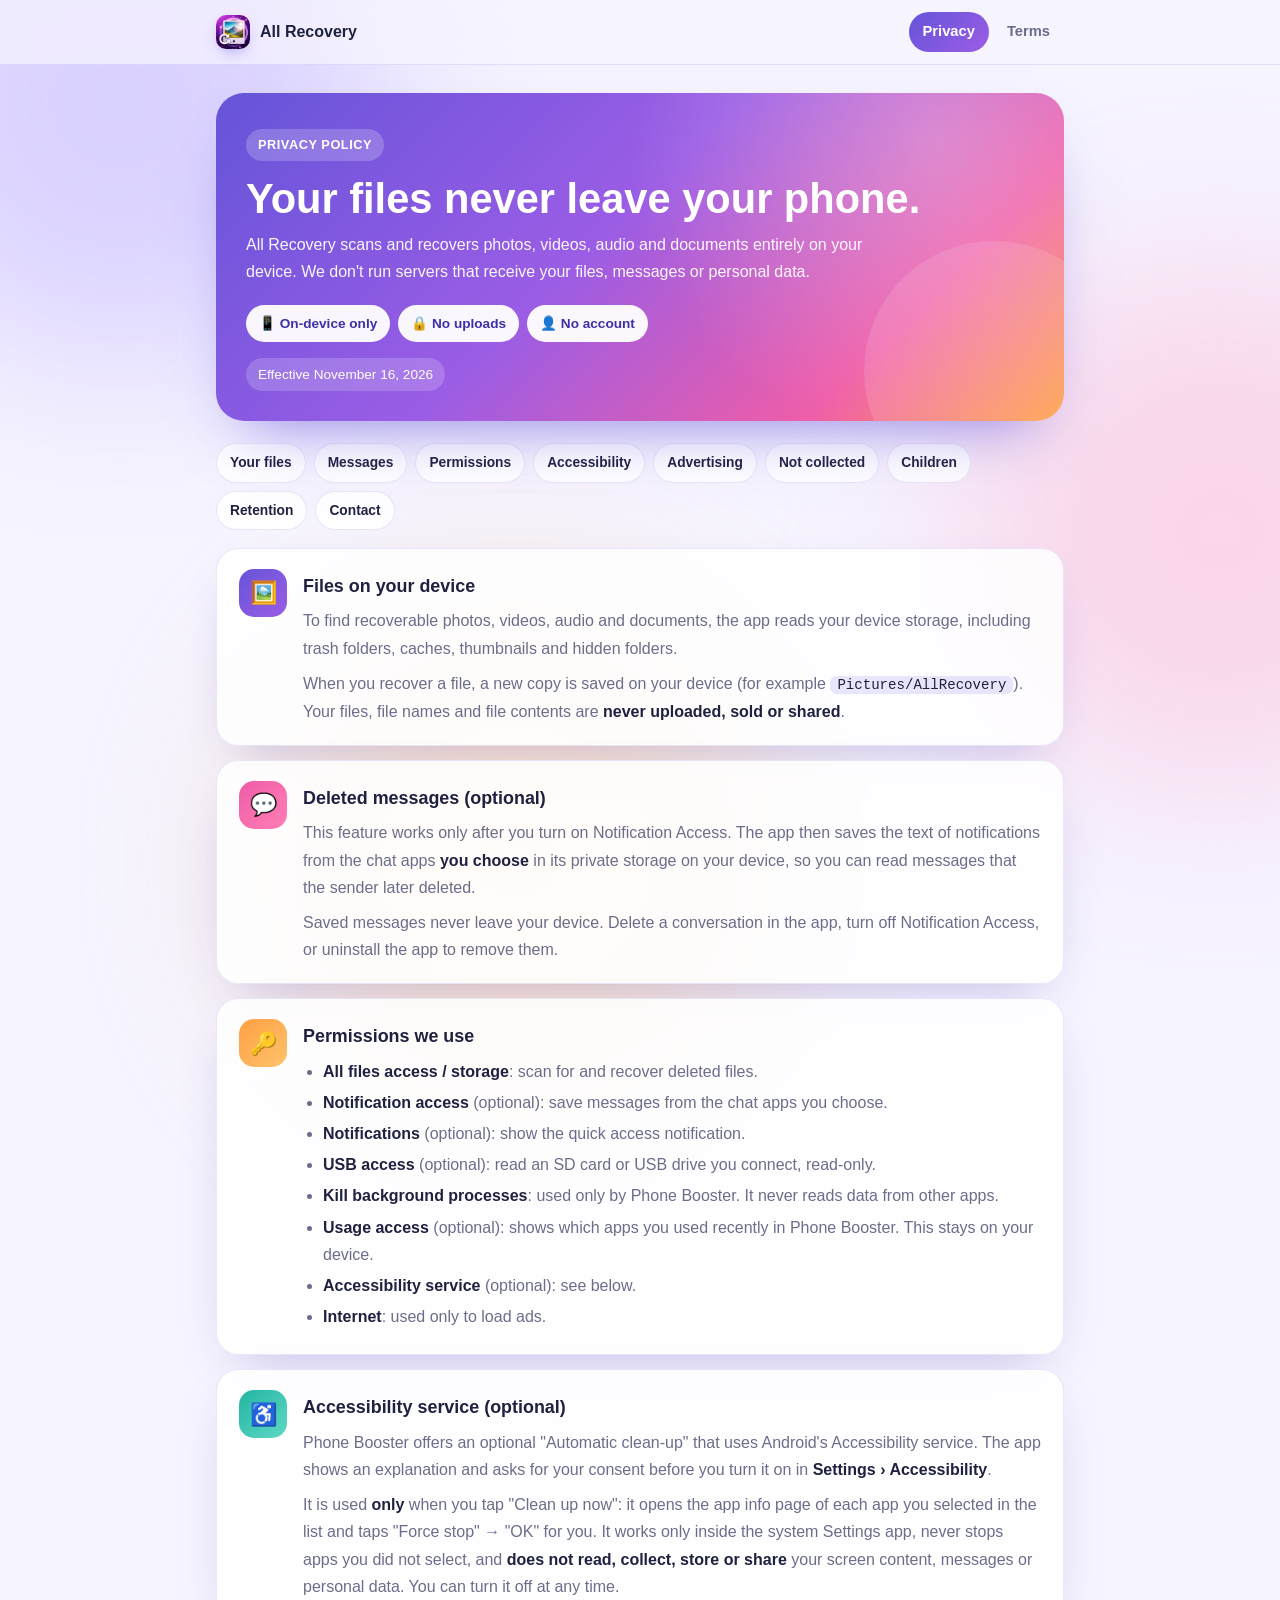
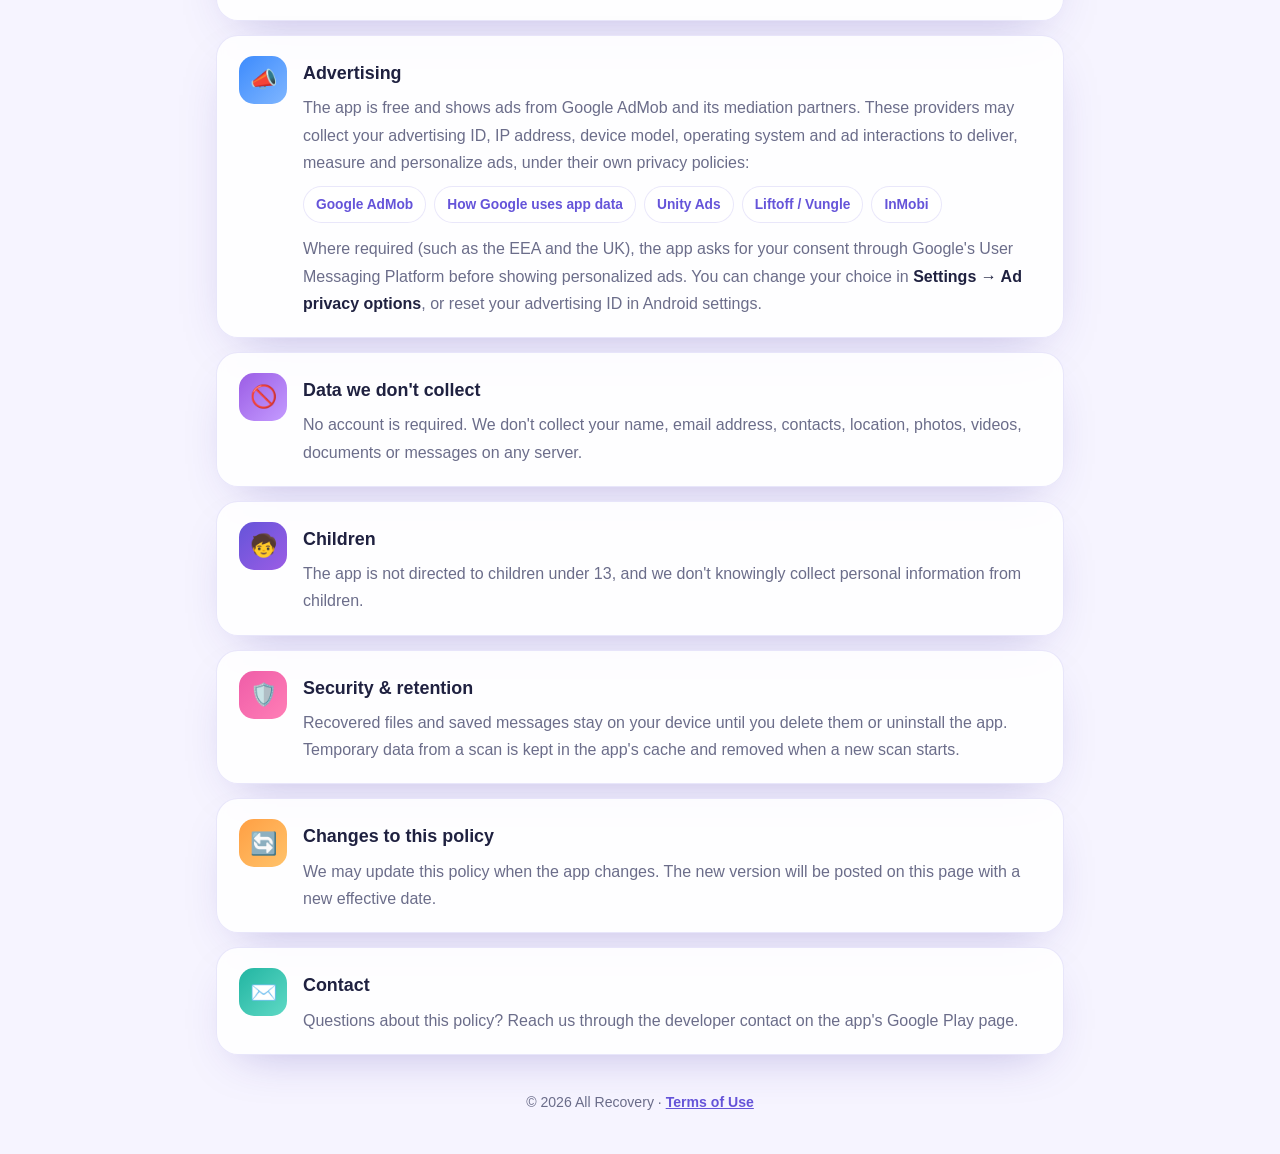
<file: index.html>
<!doctype html>
<html lang="en">
<head>
  <meta charset="utf-8">
  <meta name="viewport" content="width=device-width, initial-scale=1">
  <title>Privacy Policy · All Recovery</title>
  <meta name="description" content="How All Recovery handles your data: everything stays on your device.">
  <link rel="icon" href="assets/icon.png">
  <link rel="stylesheet" href="style.css">
</head>
<body>
  <div class="blob b1"></div>
  <div class="blob b2"></div>
  <div class="blob b3"></div>

  <header>
    <div class="wrap bar">
      <a class="brand" href="index.html"><img src="assets/icon.png" alt=""><span>All Recovery</span></a>
      <nav>
        <a href="index.html" class="active">Privacy</a>
        <a href="terms.html">Terms</a>
      </nav>
    </div>
  </header>

  <main class="wrap">
    <section class="hero">
      <span class="eyebrow">Privacy Policy</span>
      <h1>Your files never leave your phone.</h1>
      <p>All Recovery scans and recovers photos, videos, audio and documents entirely on your device.
        We don't run servers that receive your files, messages or personal data.</p>
      <div class="chips">
        <span class="chip">📱 On-device only</span>
        <span class="chip">🔒 No uploads</span>
        <span class="chip">👤 No account</span>
      </div>
      <span class="date">Effective November 16, 2026</span>
    </section>

    <nav class="toc">
      <a href="#files">Your files</a>
      <a href="#messages">Messages</a>
      <a href="#permissions">Permissions</a>
      <a href="#accessibility">Accessibility</a>
      <a href="#ads">Advertising</a>
      <a href="#not-collected">Not collected</a>
      <a href="#children">Children</a>
      <a href="#retention">Retention</a>
      <a href="#contact">Contact</a>
    </nav>

    <div class="cards">
      <article class="card" id="files">
        <div class="icon">🖼️</div>
        <div>
          <h2>Files on your device</h2>
          <p>To find recoverable photos, videos, audio and documents, the app reads your device storage, including
            trash folders, caches, thumbnails and hidden folders.</p>
          <p>When you recover a file, a new copy is saved on your device (for example
            <code>Pictures/AllRecovery</code>). Your files, file names and file contents are
            <strong>never uploaded, sold or shared</strong>.</p>
        </div>
      </article>

      <article class="card" id="messages">
        <div class="icon">💬</div>
        <div>
          <h2>Deleted messages (optional)</h2>
          <p>This feature works only after you turn on Notification Access. The app then saves the text of
            notifications from the chat apps <strong>you choose</strong> in its private storage on your device, so you
            can read messages that the sender later deleted.</p>
          <p>Saved messages never leave your device. Delete a conversation in the app, turn off Notification Access,
            or uninstall the app to remove them.</p>
        </div>
      </article>

      <article class="card" id="permissions">
        <div class="icon">🔑</div>
        <div>
          <h2>Permissions we use</h2>
          <ul>
            <li><strong>All files access / storage</strong>: scan for and recover deleted files.</li>
            <li><strong>Notification access</strong> (optional): save messages from the chat apps you choose.</li>
            <li><strong>Notifications</strong> (optional): show the quick access notification.</li>
            <li><strong>USB access</strong> (optional): read an SD card or USB drive you connect, read-only.</li>
            <li><strong>Kill background processes</strong>: used only by Phone Booster. It never reads data from
              other apps.</li>
            <li><strong>Usage access</strong> (optional): shows which apps you used recently in Phone Booster. This
              stays on your device.</li>
            <li><strong>Accessibility service</strong> (optional): see below.</li>
            <li><strong>Internet</strong>: used only to load ads.</li>
          </ul>
        </div>
      </article>

      <article class="card" id="accessibility">
        <div class="icon">♿</div>
        <div>
          <h2>Accessibility service (optional)</h2>
          <p>Phone Booster offers an optional "Automatic clean-up" that uses Android's Accessibility service. The app
            shows an explanation and asks for your consent before you turn it on in <strong>Settings › Accessibility</strong>.</p>
          <p>It is used <strong>only</strong> when you tap "Clean up now": it opens the app info page of each app you
            selected in the list and taps "Force stop" → "OK" for you. It works only inside the system Settings app,
            never stops apps you did not select, and <strong>does not read, collect, store or share</strong> your
            screen content, messages or personal data. You can turn it off at any time.</p>
        </div>
      </article>

      <article class="card" id="ads">
        <div class="icon">📣</div>
        <div>
          <h2>Advertising</h2>
          <p>The app is free and shows ads from Google AdMob and its mediation partners. These providers may collect
            your advertising ID, IP address, device model, operating system and ad interactions to deliver, measure
            and personalize ads, under their own privacy policies:</p>
          <div class="partners">
            <a href="https://policies.google.com/privacy">Google AdMob</a>
            <a href="https://policies.google.com/technologies/ads">How Google uses app data</a>
            <a href="https://unity.com/legal/privacy-policy">Unity Ads</a>
            <a href="https://liftoff.io/privacy-policy/">Liftoff / Vungle</a>
            <a href="https://www.inmobi.com/privacy-policy">InMobi</a>
          </div>
          <p style="margin-top:12px">Where required (such as the EEA and the UK), the app asks for your consent through
            Google's User Messaging Platform before showing personalized ads. You can change your choice in
            <strong>Settings → Ad privacy options</strong>, or reset your advertising ID in Android settings.</p>
        </div>
      </article>

      <article class="card" id="not-collected">
        <div class="icon">🚫</div>
        <div>
          <h2>Data we don't collect</h2>
          <p>No account is required. We don't collect your name, email address, contacts, location, photos, videos,
            documents or messages on any server.</p>
        </div>
      </article>

      <article class="card" id="children">
        <div class="icon">🧒</div>
        <div>
          <h2>Children</h2>
          <p>The app is not directed to children under 13, and we don't knowingly collect personal information from
            children.</p>
        </div>
      </article>

      <article class="card" id="retention">
        <div class="icon">🛡️</div>
        <div>
          <h2>Security &amp; retention</h2>
          <p>Recovered files and saved messages stay on your device until you delete them or uninstall the app.
            Temporary data from a scan is kept in the app's cache and removed when a new scan starts.</p>
        </div>
      </article>

      <article class="card" id="changes">
        <div class="icon">🔄</div>
        <div>
          <h2>Changes to this policy</h2>
          <p>We may update this policy when the app changes. The new version will be posted on this page with a new
            effective date.</p>
        </div>
      </article>

      <article class="card" id="contact">
        <div class="icon">✉️</div>
        <div>
          <h2>Contact</h2>
          <p>Questions about this policy? Reach us through the developer contact on the app's Google Play page.</p>
        </div>
      </article>
    </div>
  </main>

  <footer>© 2026 All Recovery · <a href="terms.html">Terms of Use</a></footer>
</body>
</html>
</file>
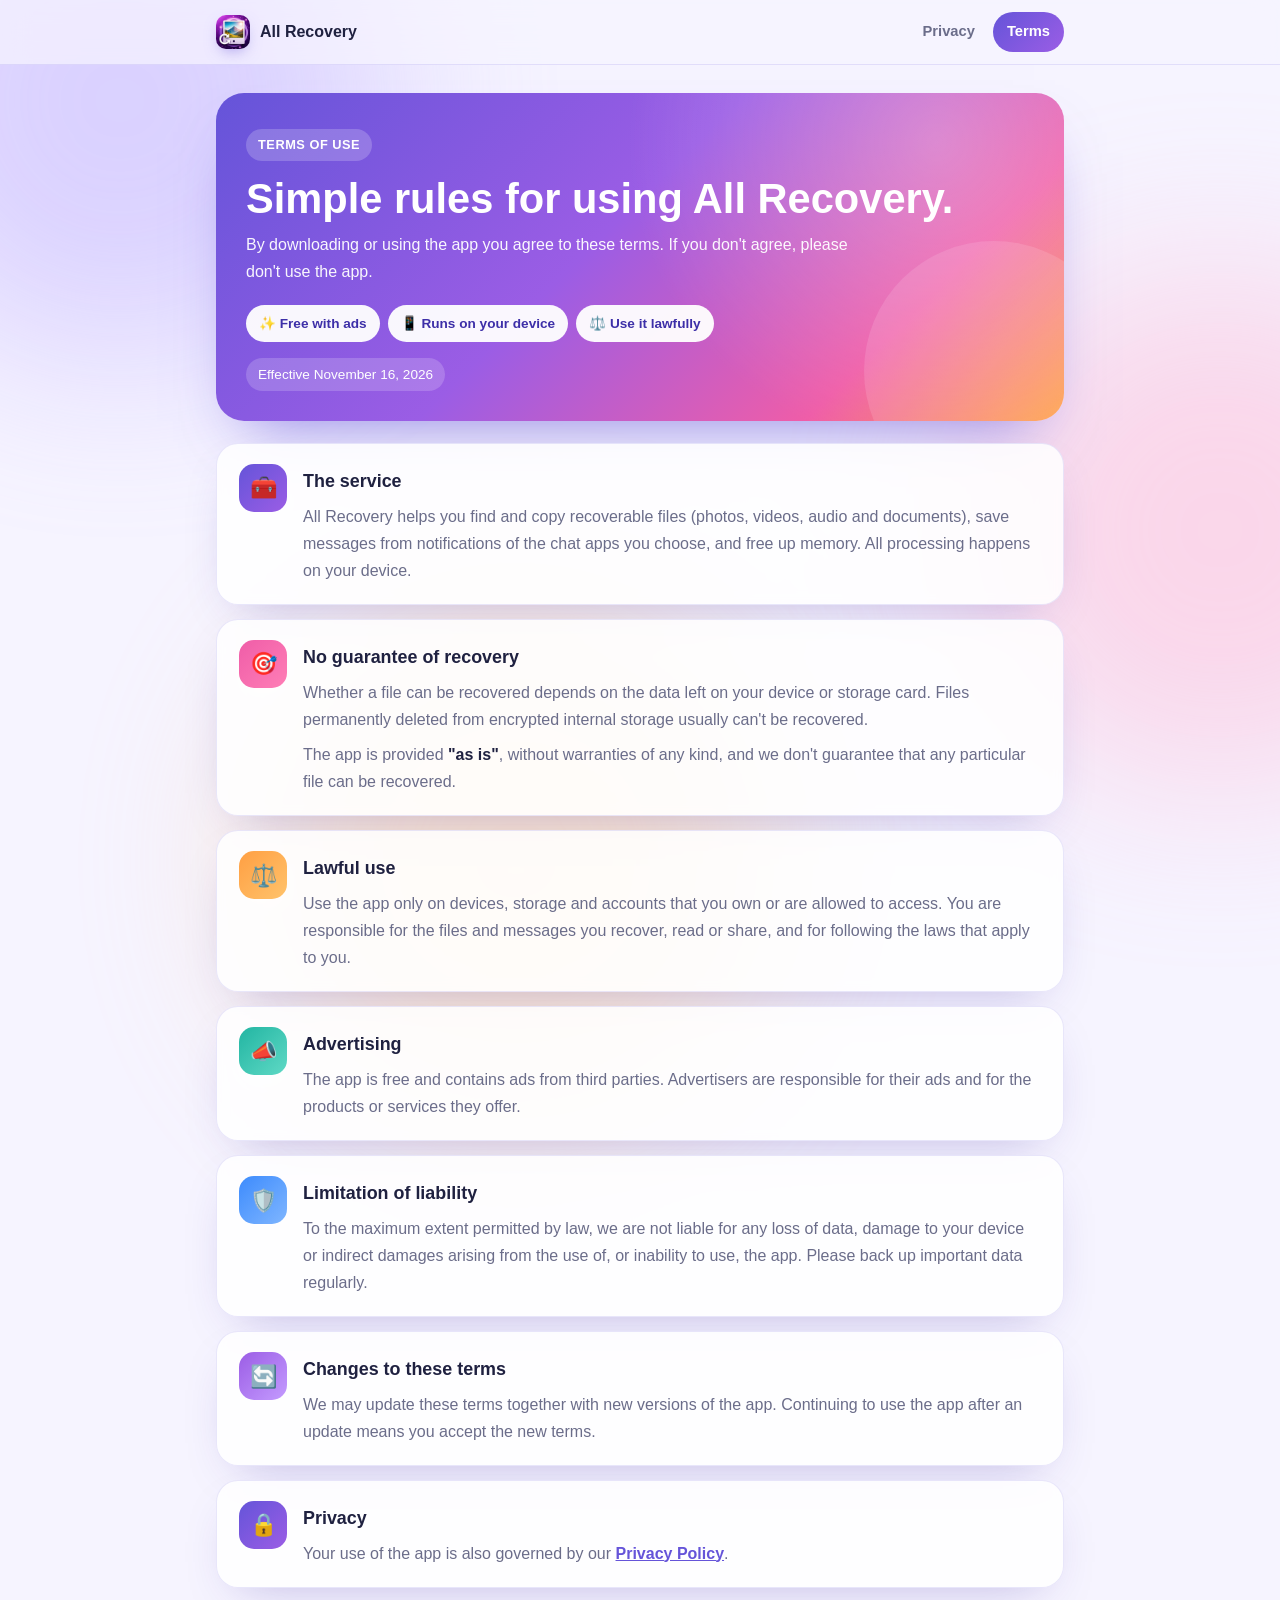
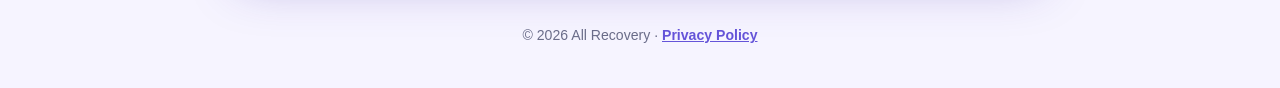
<file: terms.html>
<!doctype html>
<html lang="en">
<head>
  <meta charset="utf-8">
  <meta name="viewport" content="width=device-width, initial-scale=1">
  <title>Terms of Use · All Recovery</title>
  <meta name="description" content="Terms of use for the All Recovery app.">
  <link rel="icon" href="assets/icon.png">
  <link rel="stylesheet" href="style.css">
</head>
<body>
  <div class="blob b1"></div>
  <div class="blob b2"></div>
  <div class="blob b3"></div>

  <header>
    <div class="wrap bar">
      <a class="brand" href="index.html"><img src="assets/icon.png" alt=""><span>All Recovery</span></a>
      <nav>
        <a href="index.html">Privacy</a>
        <a href="terms.html" class="active">Terms</a>
      </nav>
    </div>
  </header>

  <main class="wrap">
    <section class="hero">
      <span class="eyebrow">Terms of Use</span>
      <h1>Simple rules for using All Recovery.</h1>
      <p>By downloading or using the app you agree to these terms. If you don't agree, please don't use the app.</p>
      <div class="chips">
        <span class="chip">✨ Free with ads</span>
        <span class="chip">📱 Runs on your device</span>
        <span class="chip">⚖️ Use it lawfully</span>
      </div>
      <span class="date">Effective November 16, 2026</span>
    </section>

    <div class="cards">
      <article class="card" id="service">
        <div class="icon">🧰</div>
        <div>
          <h2>The service</h2>
          <p>All Recovery helps you find and copy recoverable files (photos, videos, audio and documents), save
            messages from notifications of the chat apps you choose, and free up memory. All processing happens on
            your device.</p>
        </div>
      </article>

      <article class="card" id="no-guarantee">
        <div class="icon">🎯</div>
        <div>
          <h2>No guarantee of recovery</h2>
          <p>Whether a file can be recovered depends on the data left on your device or storage card. Files
            permanently deleted from encrypted internal storage usually can't be recovered.</p>
          <p>The app is provided <strong>"as is"</strong>, without warranties of any kind, and we don't guarantee that
            any particular file can be recovered.</p>
        </div>
      </article>

      <article class="card" id="lawful">
        <div class="icon">⚖️</div>
        <div>
          <h2>Lawful use</h2>
          <p>Use the app only on devices, storage and accounts that you own or are allowed to access. You are
            responsible for the files and messages you recover, read or share, and for following the laws that apply
            to you.</p>
        </div>
      </article>

      <article class="card" id="ads">
        <div class="icon">📣</div>
        <div>
          <h2>Advertising</h2>
          <p>The app is free and contains ads from third parties. Advertisers are responsible for their ads and for
            the products or services they offer.</p>
        </div>
      </article>

      <article class="card" id="liability">
        <div class="icon">🛡️</div>
        <div>
          <h2>Limitation of liability</h2>
          <p>To the maximum extent permitted by law, we are not liable for any loss of data, damage to your device or
            indirect damages arising from the use of, or inability to use, the app. Please back up important data
            regularly.</p>
        </div>
      </article>

      <article class="card" id="changes">
        <div class="icon">🔄</div>
        <div>
          <h2>Changes to these terms</h2>
          <p>We may update these terms together with new versions of the app. Continuing to use the app after an
            update means you accept the new terms.</p>
        </div>
      </article>

      <article class="card" id="privacy">
        <div class="icon">🔒</div>
        <div>
          <h2>Privacy</h2>
          <p>Your use of the app is also governed by our <a href="index.html">Privacy Policy</a>.</p>
        </div>
      </article>
    </div>
  </main>

  <footer>© 2026 All Recovery · <a href="index.html">Privacy Policy</a></footer>
</body>
</html>
</file>
<file: style.css>
:root {
  --bg: #f6f4ff;
  --surface: rgba(255, 255, 255, 0.86);
  --surface-solid: #ffffff;
  --ink: #1f2140;
  --muted: #6b6d8a;
  --line: rgba(101, 84, 217, 0.14);
  --primary: #6554d9;
  --shadow: 0 18px 50px -24px rgba(60, 40, 160, 0.35);

  --c1: #6554d9;
  --c2: #ef5da8;
  --c3: #ff9f43;
  --c4: #22b5a2;
  --c5: #3d8bfd;
  --c6: #9b5de5;
}

@media (prefers-color-scheme: dark) {
  :root {
    --bg: #0f1022;
    --surface: rgba(28, 29, 52, 0.82);
    --surface-solid: #1c1d34;
    --ink: #eeeefa;
    --muted: #a6a7c4;
    --line: rgba(157, 144, 255, 0.18);
    --primary: #a99dff;
    --shadow: 0 18px 50px -24px rgba(0, 0, 0, 0.7);
  }
}

* { box-sizing: border-box; }

html { scroll-behavior: smooth; }

body {
  margin: 0;
  min-height: 100vh;
  background: var(--bg);
  color: var(--ink);
  font: 16px/1.7 "Inter", -apple-system, BlinkMacSystemFont, "Segoe UI", Roboto, "Helvetica Neue", Arial, sans-serif;
  overflow-x: hidden;
}

/* Nền: các mảng màu mờ */
.blob {
  position: fixed;
  z-index: -1;
  width: 520px;
  height: 520px;
  border-radius: 50%;
  filter: blur(90px);
  opacity: 0.45;
  pointer-events: none;
}
.blob.b1 { top: -160px; left: -140px; background: #b9a8ff; }
.blob.b2 { top: 30%; right: -200px; background: #ffb3d1; }
.blob.b3 { bottom: -220px; left: 20%; background: #ffd29e; }
@media (prefers-color-scheme: dark) {
  .blob { opacity: 0.22; }
}

.wrap { max-width: 880px; margin: 0 auto; padding: 0 16px; }

/* Thanh trên */
header {
  position: sticky;
  top: 0;
  z-index: 10;
  backdrop-filter: saturate(160%) blur(14px);
  -webkit-backdrop-filter: saturate(160%) blur(14px);
  background: color-mix(in srgb, var(--bg) 72%, transparent);
  border-bottom: 1px solid var(--line);
}
.bar { display: flex; align-items: center; gap: 12px; height: 64px; }
.brand { display: flex; align-items: center; gap: 10px; font-weight: 800; color: var(--ink); text-decoration: none; }
.brand img { width: 34px; height: 34px; border-radius: 10px; box-shadow: 0 6px 16px -6px rgba(101, 84, 217, 0.6); }
.bar nav { display: flex; gap: 4px; margin-left: auto; }
.bar nav a {
  padding: 7px 14px;
  border-radius: 999px;
  color: var(--muted);
  text-decoration: none;
  font-weight: 600;
  font-size: 0.92rem;
}
.bar nav a.active { color: #fff; background: linear-gradient(135deg, var(--c1), var(--c6)); }

/* Khối giới thiệu */
.hero {
  position: relative;
  margin: 28px 0 22px;
  padding: 36px 30px 30px;
  border-radius: 28px;
  color: #fff;
  background:
    radial-gradient(circle at 85% 15%, rgba(255, 255, 255, 0.28), transparent 40%),
    linear-gradient(135deg, #6554d9 0%, #9b5de5 45%, #ef5da8 78%, #ff9f43 100%);
  box-shadow: 0 30px 60px -30px rgba(101, 84, 217, 0.75);
  overflow: hidden;
}
.hero::after {
  content: "";
  position: absolute;
  right: -60px;
  bottom: -80px;
  width: 260px;
  height: 260px;
  border-radius: 50%;
  background: rgba(255, 255, 255, 0.12);
}
.hero .eyebrow {
  display: inline-block;
  padding: 5px 12px;
  border-radius: 999px;
  background: rgba(255, 255, 255, 0.2);
  font-size: 0.8rem;
  font-weight: 700;
  letter-spacing: 0.04em;
  text-transform: uppercase;
}
.hero h1 { margin: 14px 0 8px; font-size: clamp(1.9rem, 5vw, 2.6rem); line-height: 1.15; }
.hero p { margin: 0; max-width: 620px; opacity: 0.95; }
.chips { display: flex; flex-wrap: wrap; gap: 8px; margin-top: 20px; position: relative; z-index: 1; }
.chip {
  padding: 7px 13px;
  border-radius: 999px;
  background: rgba(255, 255, 255, 0.95);
  color: #3d2fa8;
  font-weight: 700;
  font-size: 0.85rem;
}

.date {
  display: inline-block;
  margin-top: 16px;
  padding: 5px 12px;
  border-radius: 999px;
  background: rgba(255, 255, 255, 0.18);
  font-size: 0.85rem;
  position: relative;
  z-index: 1;
}

/* Mục lục */
.toc { display: flex; flex-wrap: wrap; gap: 8px; margin: 0 0 18px; }
.toc a {
  padding: 7px 13px;
  border-radius: 999px;
  border: 1px solid var(--line);
  background: var(--surface);
  color: var(--ink);
  text-decoration: none;
  font-size: 0.86rem;
}
.toc a:hover { border-color: var(--primary); color: var(--primary); }

/* Thẻ nội dung */
.cards { display: grid; gap: 14px; margin-bottom: 28px; }
.card {
  scroll-margin-top: 80px;
  display: grid;
  grid-template-columns: 48px 1fr;
  gap: 16px;
  padding: 20px 22px;
  border-radius: 22px;
  background: var(--surface);
  border: 1px solid var(--line);
  box-shadow: var(--shadow);
  backdrop-filter: blur(6px);
}
.icon {
  width: 48px;
  height: 48px;
  border-radius: 15px;
  display: grid;
  place-items: center;
  font-size: 22px;
  color: #fff;
  box-shadow: 0 10px 20px -10px currentColor;
}
.card:nth-child(6n + 1) .icon { background: linear-gradient(135deg, var(--c1), var(--c6)); }
.card:nth-child(6n + 2) .icon { background: linear-gradient(135deg, var(--c2), #ff7eb6); }
.card:nth-child(6n + 3) .icon { background: linear-gradient(135deg, var(--c3), #ffc36b); }
.card:nth-child(6n + 4) .icon { background: linear-gradient(135deg, var(--c4), #5fd9c5); }
.card:nth-child(6n + 5) .icon { background: linear-gradient(135deg, var(--c5), #7fb6ff); }
.card:nth-child(6n + 6) .icon { background: linear-gradient(135deg, var(--c6), #c49bff); }
.card h2 { margin: 2px 0 6px; font-size: 1.12rem; }
.card p { margin: 0 0 8px; color: var(--muted); }
.card p:last-child { margin-bottom: 0; }
.card ul { margin: 6px 0 0; padding-left: 20px; color: var(--muted); }
.card li { margin: 4px 0; }
.card li strong, .card p strong { color: var(--ink); }
a { color: var(--primary); font-weight: 600; }
code {
  padding: 1px 7px;
  border-radius: 7px;
  background: color-mix(in srgb, var(--primary) 14%, transparent);
  color: var(--ink);
  font-size: 0.88em;
}

.partners { display: flex; flex-wrap: wrap; gap: 8px; margin-top: 10px; }
.partners a {
  padding: 6px 12px;
  border-radius: 999px;
  border: 1px solid var(--line);
  background: var(--surface-solid);
  text-decoration: none;
  font-size: 0.86rem;
}

footer { padding: 8px 0 40px; color: var(--muted); font-size: 0.88rem; text-align: center; }

@media (max-width: 560px) {
  .bar nav a { padding: 7px 10px; }
  .brand span { display: none; }
  .hero { padding: 28px 22px 24px; border-radius: 24px; }
  .card { grid-template-columns: 1fr; gap: 12px; padding: 18px; }
}
</file>
